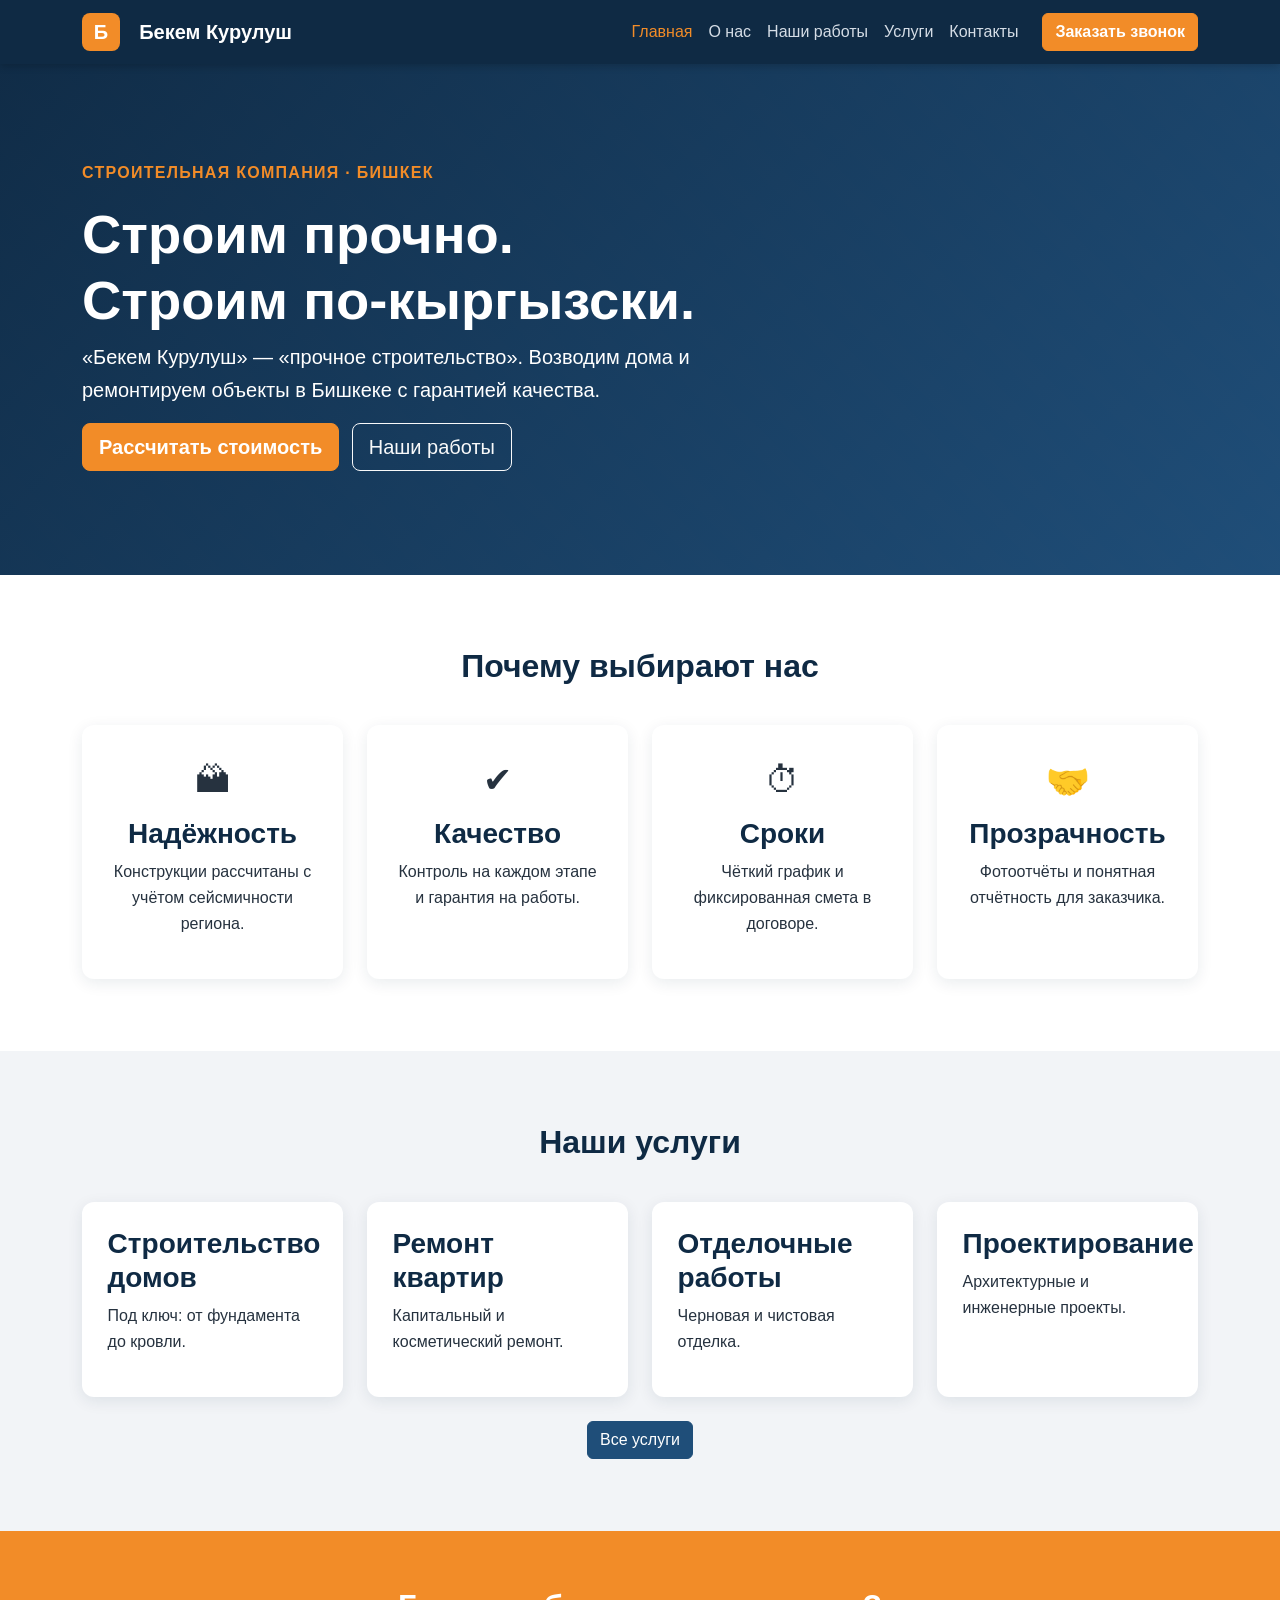
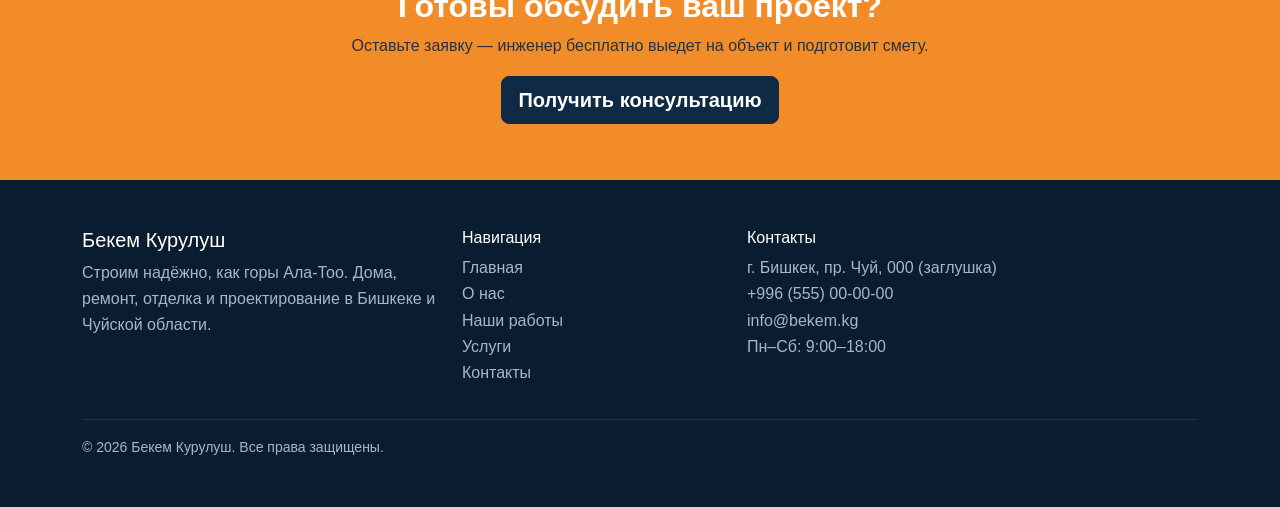
<file: index.html>
<!DOCTYPE html>
<html lang="ru">
<head>
  <meta charset="UTF-8">
  <meta name="viewport" content="width=device-width, initial-scale=1"><!-- адаптивность -->
  <title>Главная — Бекем Курулуш</title>
  <meta name="description" content="Строительная компания в Бишкеке: дома, ремонт, отделка, проектирование.">
  <!-- Bootstrap 5 (CSS) и наши стили -->
  <link href="https://cdn.jsdelivr.net/npm/bootstrap@5.3.3/dist/css/bootstrap.min.css" rel="stylesheet">
  <link href="style.css" rel="stylesheet">
</head>
<body>
<!-- ===== ОБЩИЙ HEADER (логотип + навигация + бургер-меню) ===== -->
<header class="site-header sticky-top">
  <nav class="navbar navbar-expand-lg navbar-dark">
    <div class="container">
      <a class="navbar-brand d-flex align-items-center" href="index.html">
        <span class="logo-mark">Б</span><span>Бекем Курулуш</span>
      </a>
      <!-- Кнопка-бургер для мобильных устройств -->
      <button class="navbar-toggler" type="button" data-bs-toggle="collapse" data-bs-target="#mainNav" aria-controls="mainNav" aria-expanded="false" aria-label="Открыть меню">
        <span class="navbar-toggler-icon"></span>
      </button>
      <div class="collapse navbar-collapse" id="mainNav">
        <ul class="navbar-nav ms-auto align-items-lg-center"><li class="nav-item"><a class="nav-link active" href="index.html">Главная</a></li><li class="nav-item"><a class="nav-link" href="about.html">О нас</a></li><li class="nav-item"><a class="nav-link" href="works.html">Наши работы</a></li><li class="nav-item"><a class="nav-link" href="services.html">Услуги</a></li><li class="nav-item"><a class="nav-link" href="contacts.html">Контакты</a></li>
          <li class="nav-item ms-lg-3"><a class="btn btn-accent" href="contacts.html">Заказать звонок</a></li>
        </ul>
      </div>
    </div>
  </nav>
</header>

<main>
<!-- Hero-блок -->
<section class="hero"><div class="container">
  <div class="row align-items-center"><div class="col-lg-7">
    <p class="eyebrow">Строительная компания · Бишкек</p>
    <h1>Строим прочно. Строим по-кыргызски.</h1>
    <p class="lead">«Бекем Курулуш» — «прочное строительство». Возводим дома и ремонтируем объекты в Бишкеке с гарантией качества.</p>
    <a href="contacts.html" class="btn btn-accent btn-lg me-2 mb-2">Рассчитать стоимость</a>
    <a href="works.html" class="btn btn-outline-light btn-lg mb-2">Наши работы</a>
  </div></div>
</div></section>

<!-- Преимущества -->
<section class="section"><div class="container">
  <h2 class="section-title">Почему выбирают нас</h2>
  <div class="row g-4"><div class="col-sm-6 col-lg-3"><div class="card-box text-center h-100"><div class="icon">🏔</div><h3>Надёжность</h3><p>Конструкции рассчитаны с учётом сейсмичности региона.</p></div></div><div class="col-sm-6 col-lg-3"><div class="card-box text-center h-100"><div class="icon">✔</div><h3>Качество</h3><p>Контроль на каждом этапе и гарантия на работы.</p></div></div><div class="col-sm-6 col-lg-3"><div class="card-box text-center h-100"><div class="icon">⏱</div><h3>Сроки</h3><p>Чёткий график и фиксированная смета в договоре.</p></div></div><div class="col-sm-6 col-lg-3"><div class="card-box text-center h-100"><div class="icon">🤝</div><h3>Прозрачность</h3><p>Фотоотчёты и понятная отчётность для заказчика.</p></div></div></div>
</div></section>

<!-- Краткий обзор услуг -->
<section class="section bg-soft"><div class="container">
  <h2 class="section-title">Наши услуги</h2>
  <div class="row g-4"><div class="col-sm-6 col-lg-3"><div class="card-box h-100"><h3>Строительство домов</h3><p>Под ключ: от фундамента до кровли.</p></div></div><div class="col-sm-6 col-lg-3"><div class="card-box h-100"><h3>Ремонт квартир</h3><p>Капитальный и косметический ремонт.</p></div></div><div class="col-sm-6 col-lg-3"><div class="card-box h-100"><h3>Отделочные работы</h3><p>Черновая и чистовая отделка.</p></div></div><div class="col-sm-6 col-lg-3"><div class="card-box h-100"><h3>Проектирование</h3><p>Архитектурные и инженерные проекты.</p></div></div></div>
  <div class="text-center mt-4"><a href="services.html" class="btn btn-primary">Все услуги</a></div>
</div></section>
<!-- Призыв к действию -->
<section class="cta-band"><div class="container text-center">
  <h2>Готовы обсудить ваш проект?</h2>
  <p>Оставьте заявку — инженер бесплатно выедет на объект и подготовит смету.</p>
  <a href="contacts.html" class="btn btn-accent btn-lg">Получить консультацию</a>
</div></section>
</main>

<!-- ===== ОБЩИЙ FOOTER ===== -->
<footer class="site-footer">
  <div class="container py-5">
    <div class="row g-4">
      <div class="col-lg-4">
        <h5 class="text-white">Бекем Курулуш</h5>
        <p>Строим надёжно, как горы Ала-Тоо. Дома, ремонт, отделка и проектирование в Бишкеке и Чуйской области.</p>
      </div>
      <div class="col-6 col-lg-3">
        <h6 class="text-white">Навигация</h6>
        <ul class="list-unstyled"><li><a href="index.html">Главная</a></li><li><a href="about.html">О нас</a></li><li><a href="works.html">Наши работы</a></li><li><a href="services.html">Услуги</a></li><li><a href="contacts.html">Контакты</a></li></ul>
      </div>
      <div class="col-6 col-lg-5">
        <h6 class="text-white">Контакты</h6>
        <ul class="list-unstyled">
          <li>г. Бишкек, пр. Чуй, 000 (заглушка)</li>
          <li><a href="tel:+996555000000">+996 (555) 00-00-00</a></li>
          <li><a href="mailto:info@bekem.kg">info@bekem.kg</a></li>
          <li>Пн–Сб: 9:00–18:00</li>
        </ul>
      </div>
    </div>
    <hr class="border-secondary">
    <p class="small mb-0">&copy; <span id="year">2026</span> Бекем Курулуш. Все права защищены.</p>
  </div>
</footer>

<!-- Bootstrap JS (бургер-меню) и наш скрипт -->
<script src="https://cdn.jsdelivr.net/npm/bootstrap@5.3.3/dist/js/bootstrap.bundle.min.js"></script>
<script src="script.js"></script>
</body>
</html>
</file>
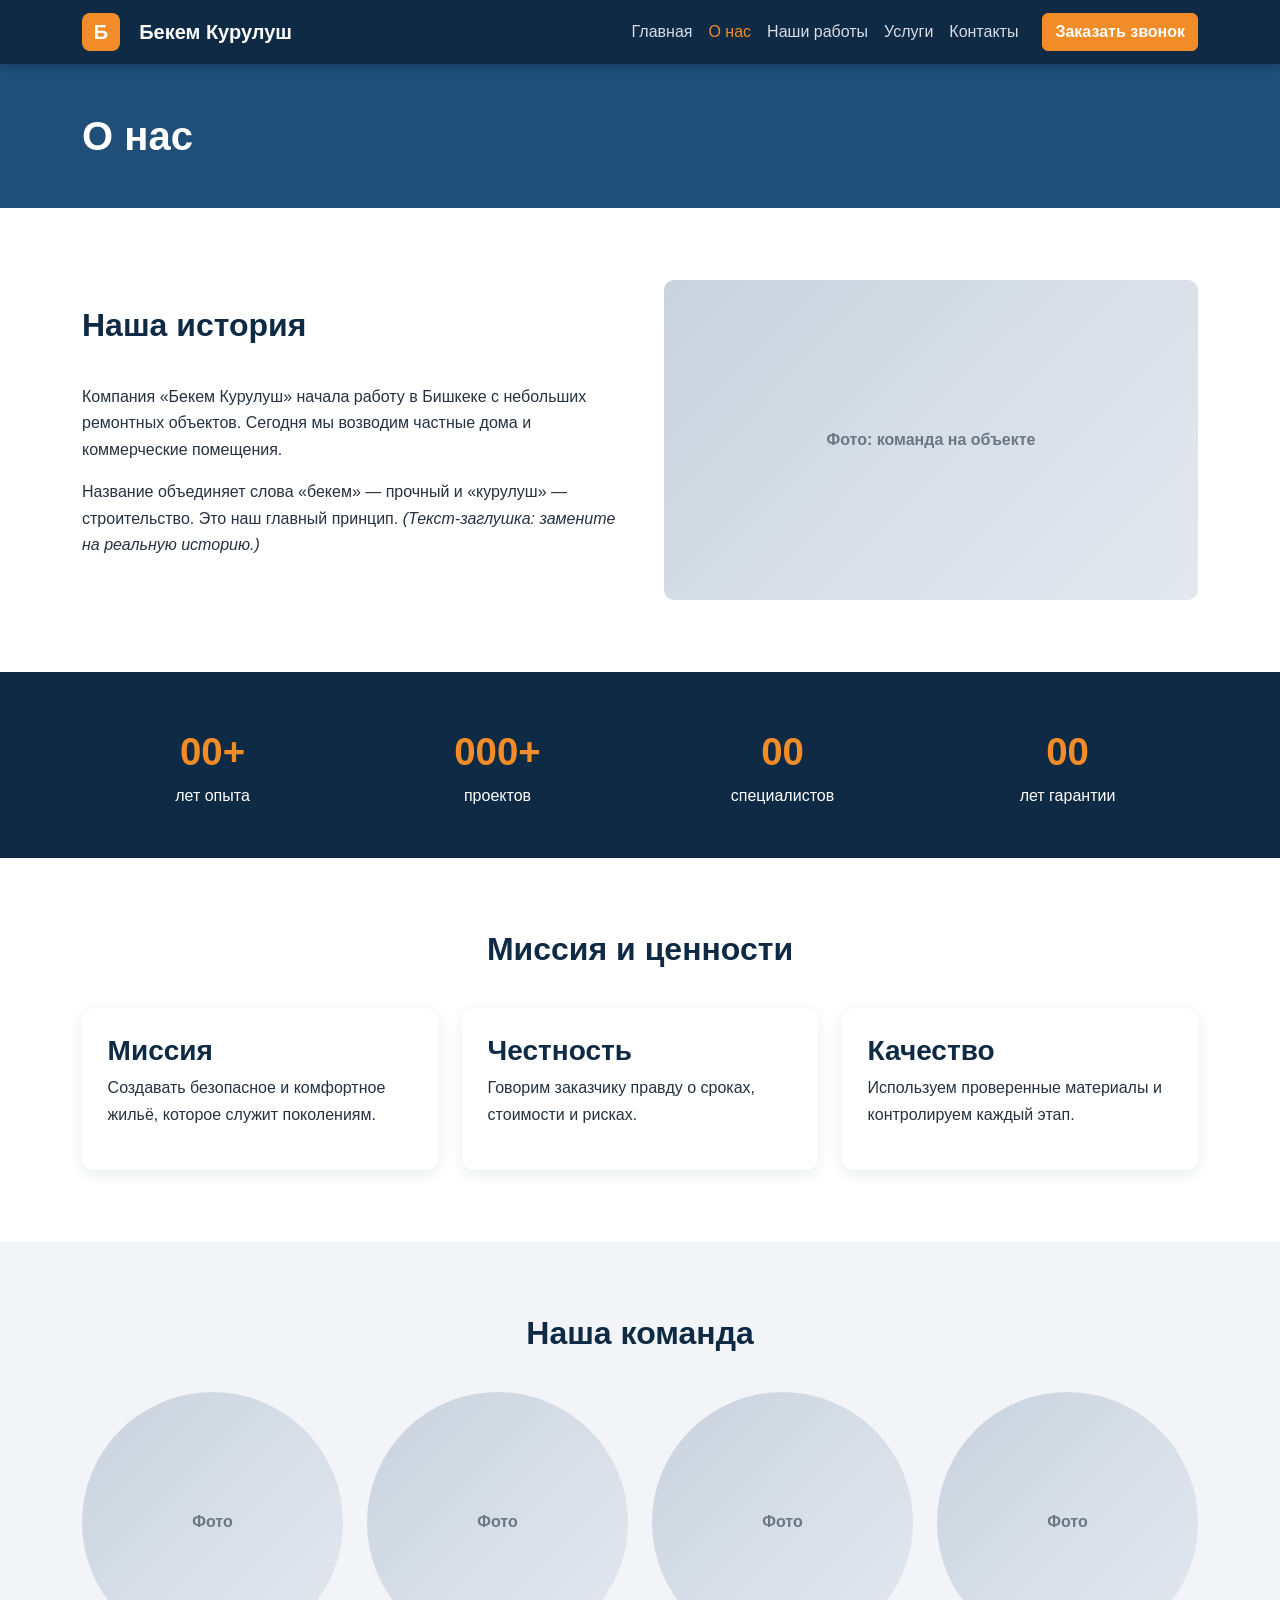
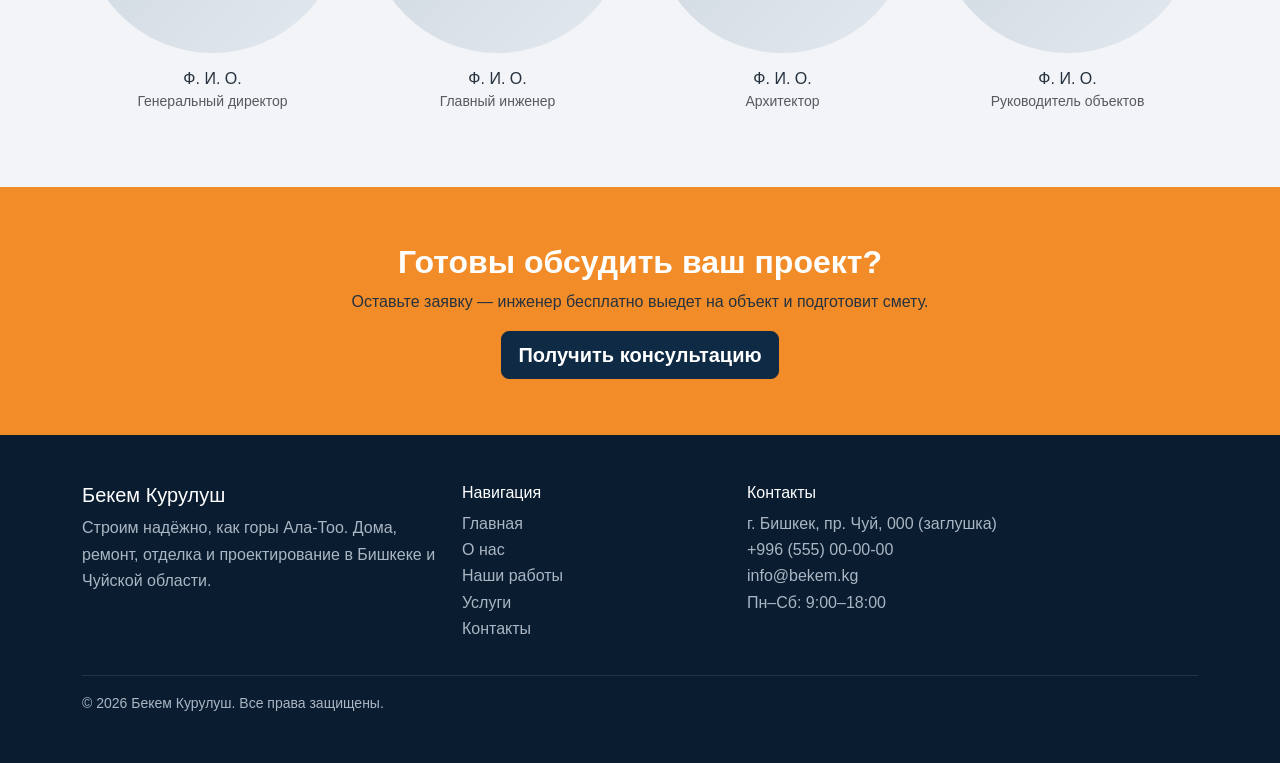
<file: about.html>
<!DOCTYPE html>
<html lang="ru">
<head>
  <meta charset="UTF-8">
  <meta name="viewport" content="width=device-width, initial-scale=1"><!-- адаптивность -->
  <title>О нас — Бекем Курулуш</title>
  <meta name="description" content="История, миссия, ценности и команда строительной компании.">
  <!-- Bootstrap 5 (CSS) и наши стили -->
  <link href="https://cdn.jsdelivr.net/npm/bootstrap@5.3.3/dist/css/bootstrap.min.css" rel="stylesheet">
  <link href="style.css" rel="stylesheet">
</head>
<body>
<!-- ===== ОБЩИЙ HEADER (логотип + навигация + бургер-меню) ===== -->
<header class="site-header sticky-top">
  <nav class="navbar navbar-expand-lg navbar-dark">
    <div class="container">
      <a class="navbar-brand d-flex align-items-center" href="index.html">
        <span class="logo-mark">Б</span><span>Бекем Курулуш</span>
      </a>
      <!-- Кнопка-бургер для мобильных устройств -->
      <button class="navbar-toggler" type="button" data-bs-toggle="collapse" data-bs-target="#mainNav" aria-controls="mainNav" aria-expanded="false" aria-label="Открыть меню">
        <span class="navbar-toggler-icon"></span>
      </button>
      <div class="collapse navbar-collapse" id="mainNav">
        <ul class="navbar-nav ms-auto align-items-lg-center"><li class="nav-item"><a class="nav-link" href="index.html">Главная</a></li><li class="nav-item"><a class="nav-link active" href="about.html">О нас</a></li><li class="nav-item"><a class="nav-link" href="works.html">Наши работы</a></li><li class="nav-item"><a class="nav-link" href="services.html">Услуги</a></li><li class="nav-item"><a class="nav-link" href="contacts.html">Контакты</a></li>
          <li class="nav-item ms-lg-3"><a class="btn btn-accent" href="contacts.html">Заказать звонок</a></li>
        </ul>
      </div>
    </div>
  </nav>
</header>

<main>
<section class="page-banner"><div class="container"><h1>О нас</h1></div></section>
<!-- История компании -->
<section class="section"><div class="container"><div class="row g-5 align-items-center">
  <div class="col-lg-6"><h2 class="section-title text-start">Наша история</h2>
    <p>Компания «Бекем Курулуш» начала работу в Бишкеке с небольших ремонтных объектов. Сегодня мы возводим частные дома и коммерческие помещения.</p>
    <p>Название объединяет слова «бекем» — прочный и «курулуш» — строительство. Это наш главный принцип. <em>(Текст-заглушка: замените на реальную историю.)</em></p></div>
  <div class="col-lg-6"><div class="ph ph-lg" role="img" aria-label="Фото: команда на объекте"><span>Фото: команда на объекте</span></div></div>
</div></div></section>

<!-- Цифры (замените на реальные) -->
<section class="stats"><div class="container"><div class="row text-center g-4">
  <div class="col-6 col-md-3"><strong>00+</strong><span>лет опыта</span></div>
  <div class="col-6 col-md-3"><strong>000+</strong><span>проектов</span></div>
  <div class="col-6 col-md-3"><strong>00</strong><span>специалистов</span></div>
  <div class="col-6 col-md-3"><strong>00</strong><span>лет гарантии</span></div>
</div></div></section>

<!-- Миссия и ценности -->
<section class="section"><div class="container">
  <h2 class="section-title">Миссия и ценности</h2>
  <div class="row g-4"><div class="col-md-4"><div class="card-box h-100"><h3>Миссия</h3><p>Создавать безопасное и комфортное жильё, которое служит поколениям.</p></div></div><div class="col-md-4"><div class="card-box h-100"><h3>Честность</h3><p>Говорим заказчику правду о сроках, стоимости и рисках.</p></div></div><div class="col-md-4"><div class="card-box h-100"><h3>Качество</h3><p>Используем проверенные материалы и контролируем каждый этап.</p></div></div></div>
</div></section>

<!-- Команда -->
<section class="section bg-soft"><div class="container">
  <h2 class="section-title">Наша команда</h2>
  <div class="row g-4"><div class="col-6 col-lg-3 text-center"><div class="ph ph-sq" role="img" aria-label="Фото"><span>Фото</span></div><h3 class="h6 mt-3 mb-0">Ф. И. О.</h3><small class="text-muted">Генеральный директор</small></div><div class="col-6 col-lg-3 text-center"><div class="ph ph-sq" role="img" aria-label="Фото"><span>Фото</span></div><h3 class="h6 mt-3 mb-0">Ф. И. О.</h3><small class="text-muted">Главный инженер</small></div><div class="col-6 col-lg-3 text-center"><div class="ph ph-sq" role="img" aria-label="Фото"><span>Фото</span></div><h3 class="h6 mt-3 mb-0">Ф. И. О.</h3><small class="text-muted">Архитектор</small></div><div class="col-6 col-lg-3 text-center"><div class="ph ph-sq" role="img" aria-label="Фото"><span>Фото</span></div><h3 class="h6 mt-3 mb-0">Ф. И. О.</h3><small class="text-muted">Руководитель объектов</small></div></div>
</div></section>
<!-- Призыв к действию -->
<section class="cta-band"><div class="container text-center">
  <h2>Готовы обсудить ваш проект?</h2>
  <p>Оставьте заявку — инженер бесплатно выедет на объект и подготовит смету.</p>
  <a href="contacts.html" class="btn btn-accent btn-lg">Получить консультацию</a>
</div></section>
</main>

<!-- ===== ОБЩИЙ FOOTER ===== -->
<footer class="site-footer">
  <div class="container py-5">
    <div class="row g-4">
      <div class="col-lg-4">
        <h5 class="text-white">Бекем Курулуш</h5>
        <p>Строим надёжно, как горы Ала-Тоо. Дома, ремонт, отделка и проектирование в Бишкеке и Чуйской области.</p>
      </div>
      <div class="col-6 col-lg-3">
        <h6 class="text-white">Навигация</h6>
        <ul class="list-unstyled"><li><a href="index.html">Главная</a></li><li><a href="about.html">О нас</a></li><li><a href="works.html">Наши работы</a></li><li><a href="services.html">Услуги</a></li><li><a href="contacts.html">Контакты</a></li></ul>
      </div>
      <div class="col-6 col-lg-5">
        <h6 class="text-white">Контакты</h6>
        <ul class="list-unstyled">
          <li>г. Бишкек, пр. Чуй, 000 (заглушка)</li>
          <li><a href="tel:+996555000000">+996 (555) 00-00-00</a></li>
          <li><a href="mailto:info@bekem.kg">info@bekem.kg</a></li>
          <li>Пн–Сб: 9:00–18:00</li>
        </ul>
      </div>
    </div>
    <hr class="border-secondary">
    <p class="small mb-0">&copy; <span id="year">2026</span> Бекем Курулуш. Все права защищены.</p>
  </div>
</footer>

<!-- Bootstrap JS (бургер-меню) и наш скрипт -->
<script src="https://cdn.jsdelivr.net/npm/bootstrap@5.3.3/dist/js/bootstrap.bundle.min.js"></script>
<script src="script.js"></script>
</body>
</html>
</file>
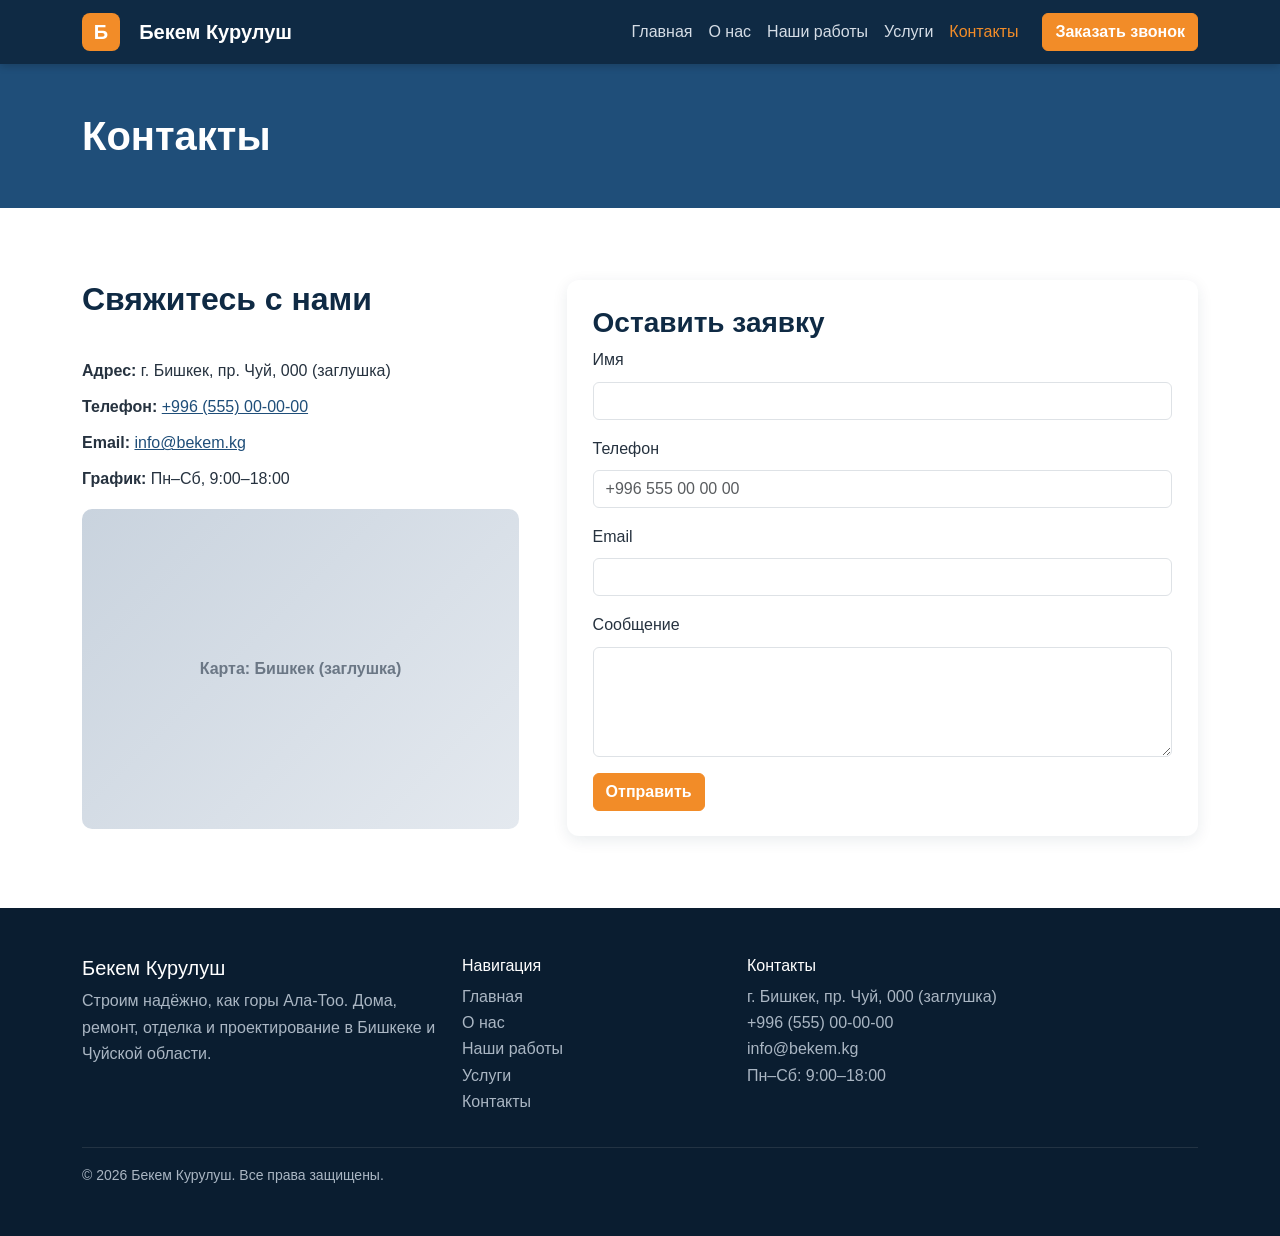
<file: contacts.html>
<!DOCTYPE html>
<html lang="ru">
<head>
  <meta charset="UTF-8">
  <meta name="viewport" content="width=device-width, initial-scale=1"><!-- адаптивность -->
  <title>Контакты — Бекем Курулуш</title>
  <meta name="description" content="Адрес, телефон и форма обратной связи строительной компании в Бишкеке.">
  <!-- Bootstrap 5 (CSS) и наши стили -->
  <link href="https://cdn.jsdelivr.net/npm/bootstrap@5.3.3/dist/css/bootstrap.min.css" rel="stylesheet">
  <link href="style.css" rel="stylesheet">
</head>
<body>
<!-- ===== ОБЩИЙ HEADER (логотип + навигация + бургер-меню) ===== -->
<header class="site-header sticky-top">
  <nav class="navbar navbar-expand-lg navbar-dark">
    <div class="container">
      <a class="navbar-brand d-flex align-items-center" href="index.html">
        <span class="logo-mark">Б</span><span>Бекем Курулуш</span>
      </a>
      <!-- Кнопка-бургер для мобильных устройств -->
      <button class="navbar-toggler" type="button" data-bs-toggle="collapse" data-bs-target="#mainNav" aria-controls="mainNav" aria-expanded="false" aria-label="Открыть меню">
        <span class="navbar-toggler-icon"></span>
      </button>
      <div class="collapse navbar-collapse" id="mainNav">
        <ul class="navbar-nav ms-auto align-items-lg-center"><li class="nav-item"><a class="nav-link" href="index.html">Главная</a></li><li class="nav-item"><a class="nav-link" href="about.html">О нас</a></li><li class="nav-item"><a class="nav-link" href="works.html">Наши работы</a></li><li class="nav-item"><a class="nav-link" href="services.html">Услуги</a></li><li class="nav-item"><a class="nav-link active" href="contacts.html">Контакты</a></li>
          <li class="nav-item ms-lg-3"><a class="btn btn-accent" href="contacts.html">Заказать звонок</a></li>
        </ul>
      </div>
    </div>
  </nav>
</header>

<main>
<section class="page-banner"><div class="container"><h1>Контакты</h1></div></section>
<section class="section"><div class="container"><div class="row g-5">
  <!-- Контактные данные (замените заглушки) -->
  <div class="col-lg-5">
    <h2 class="section-title text-start">Свяжитесь с нами</h2>
    <ul class="list-unstyled contact-list">
      <li><strong>Адрес:</strong> г. Бишкек, пр. Чуй, 000 (заглушка)</li>
      <li><strong>Телефон:</strong> <a href="tel:+996555000000">+996 (555) 00-00-00</a></li>
      <li><strong>Email:</strong> <a href="mailto:info@bekem.kg">info@bekem.kg</a></li>
      <li><strong>График:</strong> Пн–Сб, 9:00–18:00</li>
    </ul>
    <!-- Заглушка карты: вместо неё вставьте iframe Google/2GIS -->
    <div class="ph ph-lg" role="img" aria-label="Карта: Бишкек (заглушка)"><span>Карта: Бишкек (заглушка)</span></div>
  </div>
  <!-- Форма обратной связи; проверка в script.js -->
  <div class="col-lg-7">
    <form id="contactForm" class="card-box" novalidate>
      <h3>Оставить заявку</h3>
      <div class="mb-3"><label class="form-label" for="name">Имя</label>
        <input class="form-control" id="name" required minlength="2">
        <div class="invalid-feedback">Введите имя (минимум 2 символа).</div></div>
      <div class="mb-3"><label class="form-label" for="phone">Телефон</label>
        <input class="form-control" id="phone" type="tel" placeholder="+996 555 00 00 00" required pattern="^\+?[0-9\s\-()]{9,16}$">
        <div class="invalid-feedback">Введите корректный номер телефона.</div></div>
      <div class="mb-3"><label class="form-label" for="email">Email</label>
        <input class="form-control" id="email" type="email" required>
        <div class="invalid-feedback">Введите корректный email.</div></div>
      <div class="mb-3"><label class="form-label" for="msg">Сообщение</label>
        <textarea class="form-control" id="msg" rows="4" required minlength="10"></textarea>
        <div class="invalid-feedback">Опишите задачу (минимум 10 символов).</div></div>
      <button class="btn btn-accent" type="submit">Отправить</button>
      <div id="formOk" class="alert alert-success mt-3 d-none">Спасибо! Мы свяжемся с вами в ближайшее время.</div>
    </form>
  </div>
</div></div></section>
</main>

<!-- ===== ОБЩИЙ FOOTER ===== -->
<footer class="site-footer">
  <div class="container py-5">
    <div class="row g-4">
      <div class="col-lg-4">
        <h5 class="text-white">Бекем Курулуш</h5>
        <p>Строим надёжно, как горы Ала-Тоо. Дома, ремонт, отделка и проектирование в Бишкеке и Чуйской области.</p>
      </div>
      <div class="col-6 col-lg-3">
        <h6 class="text-white">Навигация</h6>
        <ul class="list-unstyled"><li><a href="index.html">Главная</a></li><li><a href="about.html">О нас</a></li><li><a href="works.html">Наши работы</a></li><li><a href="services.html">Услуги</a></li><li><a href="contacts.html">Контакты</a></li></ul>
      </div>
      <div class="col-6 col-lg-5">
        <h6 class="text-white">Контакты</h6>
        <ul class="list-unstyled">
          <li>г. Бишкек, пр. Чуй, 000 (заглушка)</li>
          <li><a href="tel:+996555000000">+996 (555) 00-00-00</a></li>
          <li><a href="mailto:info@bekem.kg">info@bekem.kg</a></li>
          <li>Пн–Сб: 9:00–18:00</li>
        </ul>
      </div>
    </div>
    <hr class="border-secondary">
    <p class="small mb-0">&copy; <span id="year">2026</span> Бекем Курулуш. Все права защищены.</p>
  </div>
</footer>

<!-- Bootstrap JS (бургер-меню) и наш скрипт -->
<script src="https://cdn.jsdelivr.net/npm/bootstrap@5.3.3/dist/js/bootstrap.bundle.min.js"></script>
<script src="script.js"></script>
</body>
</html>
</file>
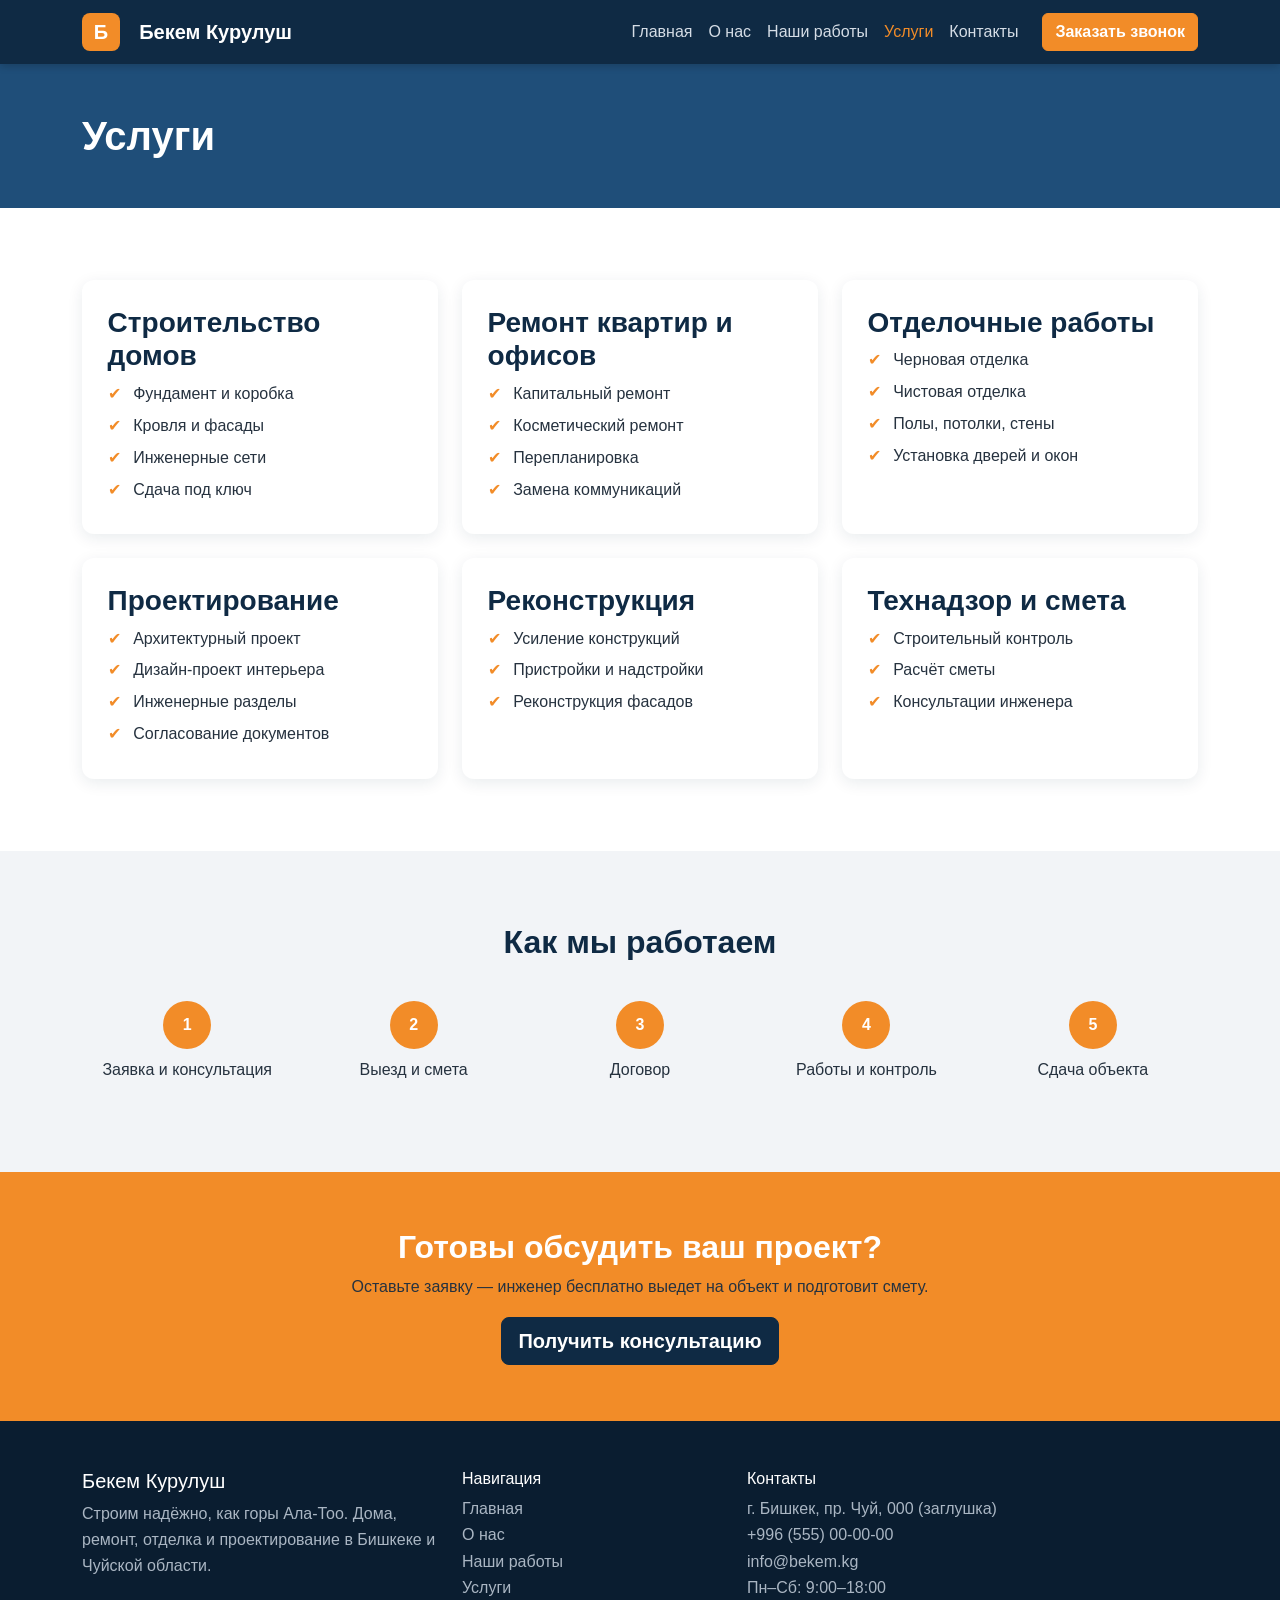
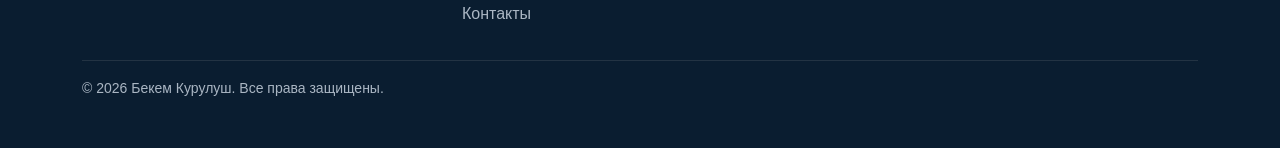
<file: services.html>
<!DOCTYPE html>
<html lang="ru">
<head>
  <meta charset="UTF-8">
  <meta name="viewport" content="width=device-width, initial-scale=1"><!-- адаптивность -->
  <title>Услуги — Бекем Курулуш</title>
  <meta name="description" content="Строительство домов, ремонт, отделка и проектирование в Бишкеке.">
  <!-- Bootstrap 5 (CSS) и наши стили -->
  <link href="https://cdn.jsdelivr.net/npm/bootstrap@5.3.3/dist/css/bootstrap.min.css" rel="stylesheet">
  <link href="style.css" rel="stylesheet">
</head>
<body>
<!-- ===== ОБЩИЙ HEADER (логотип + навигация + бургер-меню) ===== -->
<header class="site-header sticky-top">
  <nav class="navbar navbar-expand-lg navbar-dark">
    <div class="container">
      <a class="navbar-brand d-flex align-items-center" href="index.html">
        <span class="logo-mark">Б</span><span>Бекем Курулуш</span>
      </a>
      <!-- Кнопка-бургер для мобильных устройств -->
      <button class="navbar-toggler" type="button" data-bs-toggle="collapse" data-bs-target="#mainNav" aria-controls="mainNav" aria-expanded="false" aria-label="Открыть меню">
        <span class="navbar-toggler-icon"></span>
      </button>
      <div class="collapse navbar-collapse" id="mainNav">
        <ul class="navbar-nav ms-auto align-items-lg-center"><li class="nav-item"><a class="nav-link" href="index.html">Главная</a></li><li class="nav-item"><a class="nav-link" href="about.html">О нас</a></li><li class="nav-item"><a class="nav-link" href="works.html">Наши работы</a></li><li class="nav-item"><a class="nav-link active" href="services.html">Услуги</a></li><li class="nav-item"><a class="nav-link" href="contacts.html">Контакты</a></li>
          <li class="nav-item ms-lg-3"><a class="btn btn-accent" href="contacts.html">Заказать звонок</a></li>
        </ul>
      </div>
    </div>
  </nav>
</header>

<main>
<section class="page-banner"><div class="container"><h1>Услуги</h1></div></section>
<section class="section"><div class="container"><div class="row g-4"><div class="col-md-6 col-lg-4"><div class="card-box h-100"><h3>Строительство домов</h3><ul class="check"><li>Фундамент и коробка</li><li>Кровля и фасады</li><li>Инженерные сети</li><li>Сдача под ключ</li></ul></div></div><div class="col-md-6 col-lg-4"><div class="card-box h-100"><h3>Ремонт квартир и офисов</h3><ul class="check"><li>Капитальный ремонт</li><li>Косметический ремонт</li><li>Перепланировка</li><li>Замена коммуникаций</li></ul></div></div><div class="col-md-6 col-lg-4"><div class="card-box h-100"><h3>Отделочные работы</h3><ul class="check"><li>Черновая отделка</li><li>Чистовая отделка</li><li>Полы, потолки, стены</li><li>Установка дверей и окон</li></ul></div></div><div class="col-md-6 col-lg-4"><div class="card-box h-100"><h3>Проектирование</h3><ul class="check"><li>Архитектурный проект</li><li>Дизайн-проект интерьера</li><li>Инженерные разделы</li><li>Согласование документов</li></ul></div></div><div class="col-md-6 col-lg-4"><div class="card-box h-100"><h3>Реконструкция</h3><ul class="check"><li>Усиление конструкций</li><li>Пристройки и надстройки</li><li>Реконструкция фасадов</li></ul></div></div><div class="col-md-6 col-lg-4"><div class="card-box h-100"><h3>Технадзор и смета</h3><ul class="check"><li>Строительный контроль</li><li>Расчёт сметы</li><li>Консультации инженера</li></ul></div></div></div></div></section>

<!-- Этапы работы -->
<section class="section bg-soft"><div class="container">
  <h2 class="section-title">Как мы работаем</h2>
  <div class="row g-3 text-center"><div class="col-6 col-md"><div class="step">1</div><p class="mt-2">Заявка и консультация</p></div><div class="col-6 col-md"><div class="step">2</div><p class="mt-2">Выезд и смета</p></div><div class="col-6 col-md"><div class="step">3</div><p class="mt-2">Договор</p></div><div class="col-6 col-md"><div class="step">4</div><p class="mt-2">Работы и контроль</p></div><div class="col-6 col-md"><div class="step">5</div><p class="mt-2">Сдача объекта</p></div></div>
</div></section>
<!-- Призыв к действию -->
<section class="cta-band"><div class="container text-center">
  <h2>Готовы обсудить ваш проект?</h2>
  <p>Оставьте заявку — инженер бесплатно выедет на объект и подготовит смету.</p>
  <a href="contacts.html" class="btn btn-accent btn-lg">Получить консультацию</a>
</div></section>
</main>

<!-- ===== ОБЩИЙ FOOTER ===== -->
<footer class="site-footer">
  <div class="container py-5">
    <div class="row g-4">
      <div class="col-lg-4">
        <h5 class="text-white">Бекем Курулуш</h5>
        <p>Строим надёжно, как горы Ала-Тоо. Дома, ремонт, отделка и проектирование в Бишкеке и Чуйской области.</p>
      </div>
      <div class="col-6 col-lg-3">
        <h6 class="text-white">Навигация</h6>
        <ul class="list-unstyled"><li><a href="index.html">Главная</a></li><li><a href="about.html">О нас</a></li><li><a href="works.html">Наши работы</a></li><li><a href="services.html">Услуги</a></li><li><a href="contacts.html">Контакты</a></li></ul>
      </div>
      <div class="col-6 col-lg-5">
        <h6 class="text-white">Контакты</h6>
        <ul class="list-unstyled">
          <li>г. Бишкек, пр. Чуй, 000 (заглушка)</li>
          <li><a href="tel:+996555000000">+996 (555) 00-00-00</a></li>
          <li><a href="mailto:info@bekem.kg">info@bekem.kg</a></li>
          <li>Пн–Сб: 9:00–18:00</li>
        </ul>
      </div>
    </div>
    <hr class="border-secondary">
    <p class="small mb-0">&copy; <span id="year">2026</span> Бекем Курулуш. Все права защищены.</p>
  </div>
</footer>

<!-- Bootstrap JS (бургер-меню) и наш скрипт -->
<script src="https://cdn.jsdelivr.net/npm/bootstrap@5.3.3/dist/js/bootstrap.bundle.min.js"></script>
<script src="script.js"></script>
</body>
</html>
</file>
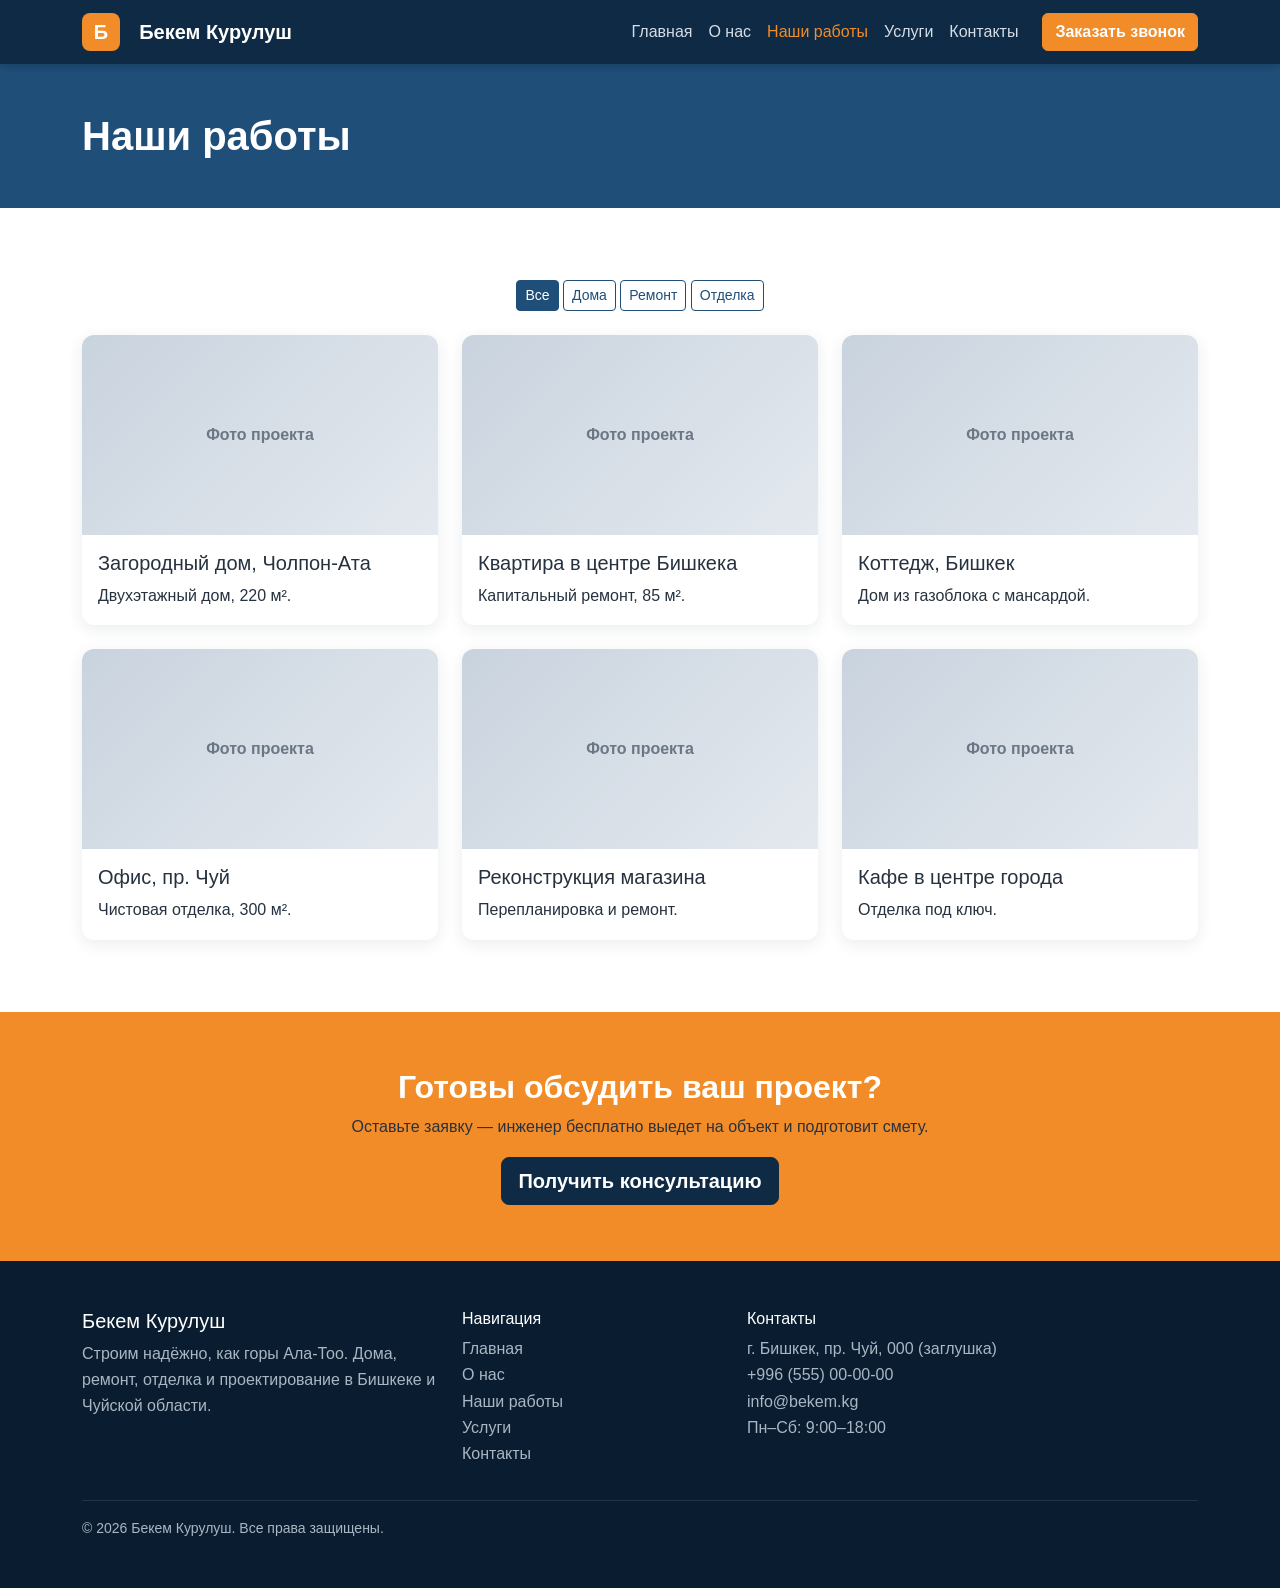
<file: works.html>
<!DOCTYPE html>
<html lang="ru">
<head>
  <meta charset="UTF-8">
  <meta name="viewport" content="width=device-width, initial-scale=1"><!-- адаптивность -->
  <title>Наши работы — Бекем Курулуш</title>
  <meta name="description" content="Портфолио завершённых проектов строительной компании в Бишкеке.">
  <!-- Bootstrap 5 (CSS) и наши стили -->
  <link href="https://cdn.jsdelivr.net/npm/bootstrap@5.3.3/dist/css/bootstrap.min.css" rel="stylesheet">
  <link href="style.css" rel="stylesheet">
</head>
<body>
<!-- ===== ОБЩИЙ HEADER (логотип + навигация + бургер-меню) ===== -->
<header class="site-header sticky-top">
  <nav class="navbar navbar-expand-lg navbar-dark">
    <div class="container">
      <a class="navbar-brand d-flex align-items-center" href="index.html">
        <span class="logo-mark">Б</span><span>Бекем Курулуш</span>
      </a>
      <!-- Кнопка-бургер для мобильных устройств -->
      <button class="navbar-toggler" type="button" data-bs-toggle="collapse" data-bs-target="#mainNav" aria-controls="mainNav" aria-expanded="false" aria-label="Открыть меню">
        <span class="navbar-toggler-icon"></span>
      </button>
      <div class="collapse navbar-collapse" id="mainNav">
        <ul class="navbar-nav ms-auto align-items-lg-center"><li class="nav-item"><a class="nav-link" href="index.html">Главная</a></li><li class="nav-item"><a class="nav-link" href="about.html">О нас</a></li><li class="nav-item"><a class="nav-link active" href="works.html">Наши работы</a></li><li class="nav-item"><a class="nav-link" href="services.html">Услуги</a></li><li class="nav-item"><a class="nav-link" href="contacts.html">Контакты</a></li>
          <li class="nav-item ms-lg-3"><a class="btn btn-accent" href="contacts.html">Заказать звонок</a></li>
        </ul>
      </div>
    </div>
  </nav>
</header>

<main>
<section class="page-banner"><div class="container"><h1>Наши работы</h1></div></section>
<section class="section"><div class="container">
  <!-- Фильтр проектов (работает через script.js) -->
  <div class="filters text-center mb-4">
    <button class="btn btn-sm btn-primary" data-filter="all">Все</button>
    <button class="btn btn-sm btn-outline-primary" data-filter="house">Дома</button>
    <button class="btn btn-sm btn-outline-primary" data-filter="repair">Ремонт</button>
    <button class="btn btn-sm btn-outline-primary" data-filter="finish">Отделка</button>
  </div>
  <!-- Сетка проектов: вместо заглушек вставьте <img> -->
  <div class="row g-4" id="worksGrid"><div class="col-md-6 col-lg-4 work-item" data-cat="house"><div class="card-box p-0 h-100 overflow-hidden"><div class="ph ph-md" role="img" aria-label="Фото проекта"><span>Фото проекта</span></div><div class="p-3"><h3 class="h5">Загородный дом, Чолпон-Ата</h3><p class="mb-0">Двухэтажный дом, 220 м².</p></div></div></div><div class="col-md-6 col-lg-4 work-item" data-cat="repair"><div class="card-box p-0 h-100 overflow-hidden"><div class="ph ph-md" role="img" aria-label="Фото проекта"><span>Фото проекта</span></div><div class="p-3"><h3 class="h5">Квартира в центре Бишкека</h3><p class="mb-0">Капитальный ремонт, 85 м².</p></div></div></div><div class="col-md-6 col-lg-4 work-item" data-cat="house"><div class="card-box p-0 h-100 overflow-hidden"><div class="ph ph-md" role="img" aria-label="Фото проекта"><span>Фото проекта</span></div><div class="p-3"><h3 class="h5">Коттедж, Бишкек</h3><p class="mb-0">Дом из газоблока с мансардой.</p></div></div></div><div class="col-md-6 col-lg-4 work-item" data-cat="finish"><div class="card-box p-0 h-100 overflow-hidden"><div class="ph ph-md" role="img" aria-label="Фото проекта"><span>Фото проекта</span></div><div class="p-3"><h3 class="h5">Офис, пр. Чуй</h3><p class="mb-0">Чистовая отделка, 300 м².</p></div></div></div><div class="col-md-6 col-lg-4 work-item" data-cat="repair"><div class="card-box p-0 h-100 overflow-hidden"><div class="ph ph-md" role="img" aria-label="Фото проекта"><span>Фото проекта</span></div><div class="p-3"><h3 class="h5">Реконструкция магазина</h3><p class="mb-0">Перепланировка и ремонт.</p></div></div></div><div class="col-md-6 col-lg-4 work-item" data-cat="finish"><div class="card-box p-0 h-100 overflow-hidden"><div class="ph ph-md" role="img" aria-label="Фото проекта"><span>Фото проекта</span></div><div class="p-3"><h3 class="h5">Кафе в центре города</h3><p class="mb-0">Отделка под ключ.</p></div></div></div></div>
</div></section>
<!-- Призыв к действию -->
<section class="cta-band"><div class="container text-center">
  <h2>Готовы обсудить ваш проект?</h2>
  <p>Оставьте заявку — инженер бесплатно выедет на объект и подготовит смету.</p>
  <a href="contacts.html" class="btn btn-accent btn-lg">Получить консультацию</a>
</div></section>
</main>

<!-- ===== ОБЩИЙ FOOTER ===== -->
<footer class="site-footer">
  <div class="container py-5">
    <div class="row g-4">
      <div class="col-lg-4">
        <h5 class="text-white">Бекем Курулуш</h5>
        <p>Строим надёжно, как горы Ала-Тоо. Дома, ремонт, отделка и проектирование в Бишкеке и Чуйской области.</p>
      </div>
      <div class="col-6 col-lg-3">
        <h6 class="text-white">Навигация</h6>
        <ul class="list-unstyled"><li><a href="index.html">Главная</a></li><li><a href="about.html">О нас</a></li><li><a href="works.html">Наши работы</a></li><li><a href="services.html">Услуги</a></li><li><a href="contacts.html">Контакты</a></li></ul>
      </div>
      <div class="col-6 col-lg-5">
        <h6 class="text-white">Контакты</h6>
        <ul class="list-unstyled">
          <li>г. Бишкек, пр. Чуй, 000 (заглушка)</li>
          <li><a href="tel:+996555000000">+996 (555) 00-00-00</a></li>
          <li><a href="mailto:info@bekem.kg">info@bekem.kg</a></li>
          <li>Пн–Сб: 9:00–18:00</li>
        </ul>
      </div>
    </div>
    <hr class="border-secondary">
    <p class="small mb-0">&copy; <span id="year">2026</span> Бекем Курулуш. Все права защищены.</p>
  </div>
</footer>

<!-- Bootstrap JS (бургер-меню) и наш скрипт -->
<script src="https://cdn.jsdelivr.net/npm/bootstrap@5.3.3/dist/js/bootstrap.bundle.min.js"></script>
<script src="script.js"></script>
</body>
</html>
</file>
<file: style.css>
/* ===== Переменные цветов: синий, серый, оранжевый акцент ===== */
:root{--blue:#1f4e79;--blue-dark:#0f2a44;--gray:#6b7785;--soft:#f2f4f7;--accent:#f28c28;--accent-dark:#d97706}
body{font-family:"Segoe UI",Roboto,Arial,sans-serif;color:#26323f;line-height:1.65}
h1,h2,h3{color:var(--blue-dark);font-weight:700}
a{color:var(--blue)}

/* ----- Header ----- */
.site-header{background:var(--blue-dark);box-shadow:0 2px 8px rgba(0,0,0,.2);z-index:1030;transition:box-shadow .3s}
.site-header.scrolled{box-shadow:0 4px 14px rgba(0,0,0,.4)}
.navbar-brand{color:#fff;font-weight:700;gap:.6rem}
.logo-mark{display:inline-flex;width:38px;height:38px;margin-right:.6rem;background:var(--accent);color:#fff;border-radius:8px;align-items:center;justify-content:center;font-weight:800}
.nav-link{color:#d5dde6!important}
.nav-link:hover,.nav-link.active{color:var(--accent)!important}

/* ----- Кнопки ----- */
.btn-accent{background:var(--accent);border-color:var(--accent);color:#fff;font-weight:600}
.btn-accent:hover{background:var(--accent-dark);border-color:var(--accent-dark);color:#fff}
.btn-primary{background:var(--blue);border-color:var(--blue)}
.btn-primary:hover{background:var(--blue-dark);border-color:var(--blue-dark)}
.btn-outline-primary{color:var(--blue);border-color:var(--blue)}
.btn-outline-primary:hover{background:var(--blue);border-color:var(--blue)}

/* ----- Hero и баннеры страниц ----- */
.hero{background:linear-gradient(135deg,rgba(15,42,68,.94),rgba(31,78,121,.85)),repeating-linear-gradient(45deg,#1f4e79 0 20px,#244f78 20px 40px);color:#fff;padding:6rem 0}
.hero h1{color:#fff;font-size:clamp(2rem,5vw,3.4rem)}
.eyebrow{color:var(--accent);font-weight:700;text-transform:uppercase;letter-spacing:.08em}
.page-banner{background:var(--blue);padding:3rem 0}
.page-banner h1{color:#fff;margin:0}

/* ----- Секции и карточки ----- */
.section{padding:4.5rem 0}
.bg-soft{background:var(--soft)}
.section-title{text-align:center;margin-bottom:2.5rem}
.card-box{background:#fff;border-radius:12px;padding:1.6rem;box-shadow:0 4px 16px rgba(15,42,68,.09);transition:transform .2s}
.card-box:hover{transform:translateY(-4px)}
.icon{font-size:2.2rem;margin-bottom:.5rem}
.check{list-style:none;padding:0;margin:0}
.check li{padding-left:1.6rem;position:relative;margin:.35rem 0}
.check li::before{content:"✔";position:absolute;left:0;color:var(--accent)}
.step{width:48px;height:48px;margin:0 auto;border-radius:50%;background:var(--accent);color:#fff;font-weight:700;display:flex;align-items:center;justify-content:center}

/* ----- Заглушки изображений ----- */
.ph{display:flex;align-items:center;justify-content:center;background:linear-gradient(135deg,#c9d3de,#e4e9ef);color:var(--gray);font-weight:600;text-align:center;padding:1rem;border-radius:10px}
.ph-md{height:200px;border-radius:0}
.ph-lg{height:320px}
.ph-sq{aspect-ratio:1/1;border-radius:50%}

/* ----- Статистика и CTA ----- */
.stats{background:var(--blue-dark);color:#fff;padding:3rem 0}
.stats strong{display:block;font-size:2.4rem;color:var(--accent)}
.cta-band{background:var(--accent);padding:3.5rem 0}
.cta-band h2{color:#fff}
.cta-band .btn-accent{background:var(--blue-dark);border-color:var(--blue-dark)}

/* ----- Footer ----- */
.site-footer{background:#0a1d30;color:#aab6c3}
.site-footer a{color:#aab6c3;text-decoration:none}
.site-footer a:hover{color:var(--accent)}
.contact-list li{margin-bottom:.6rem}

/* ----- Мобильная адаптация ----- */
@media (max-width:575px){.section{padding:3rem 0}.hero{padding:4rem 0}.ph-lg{height:220px}}
</file>
